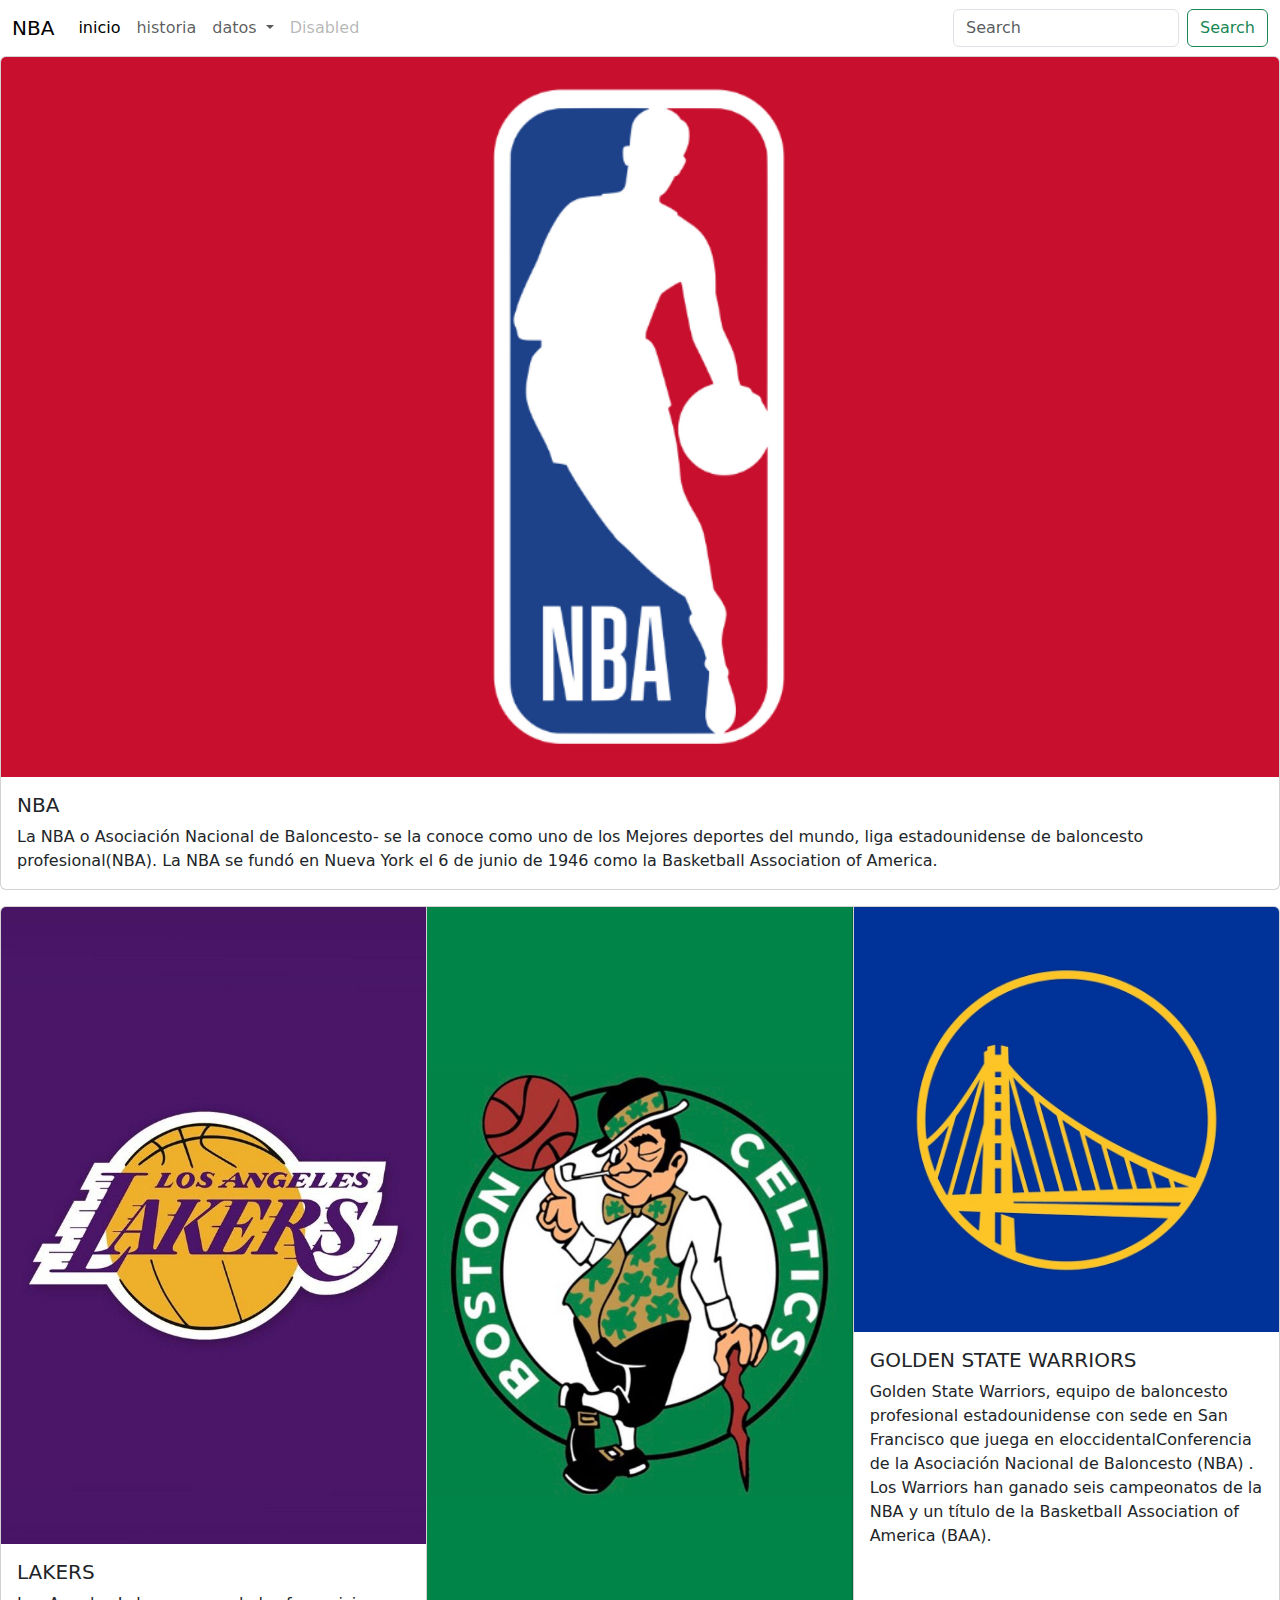
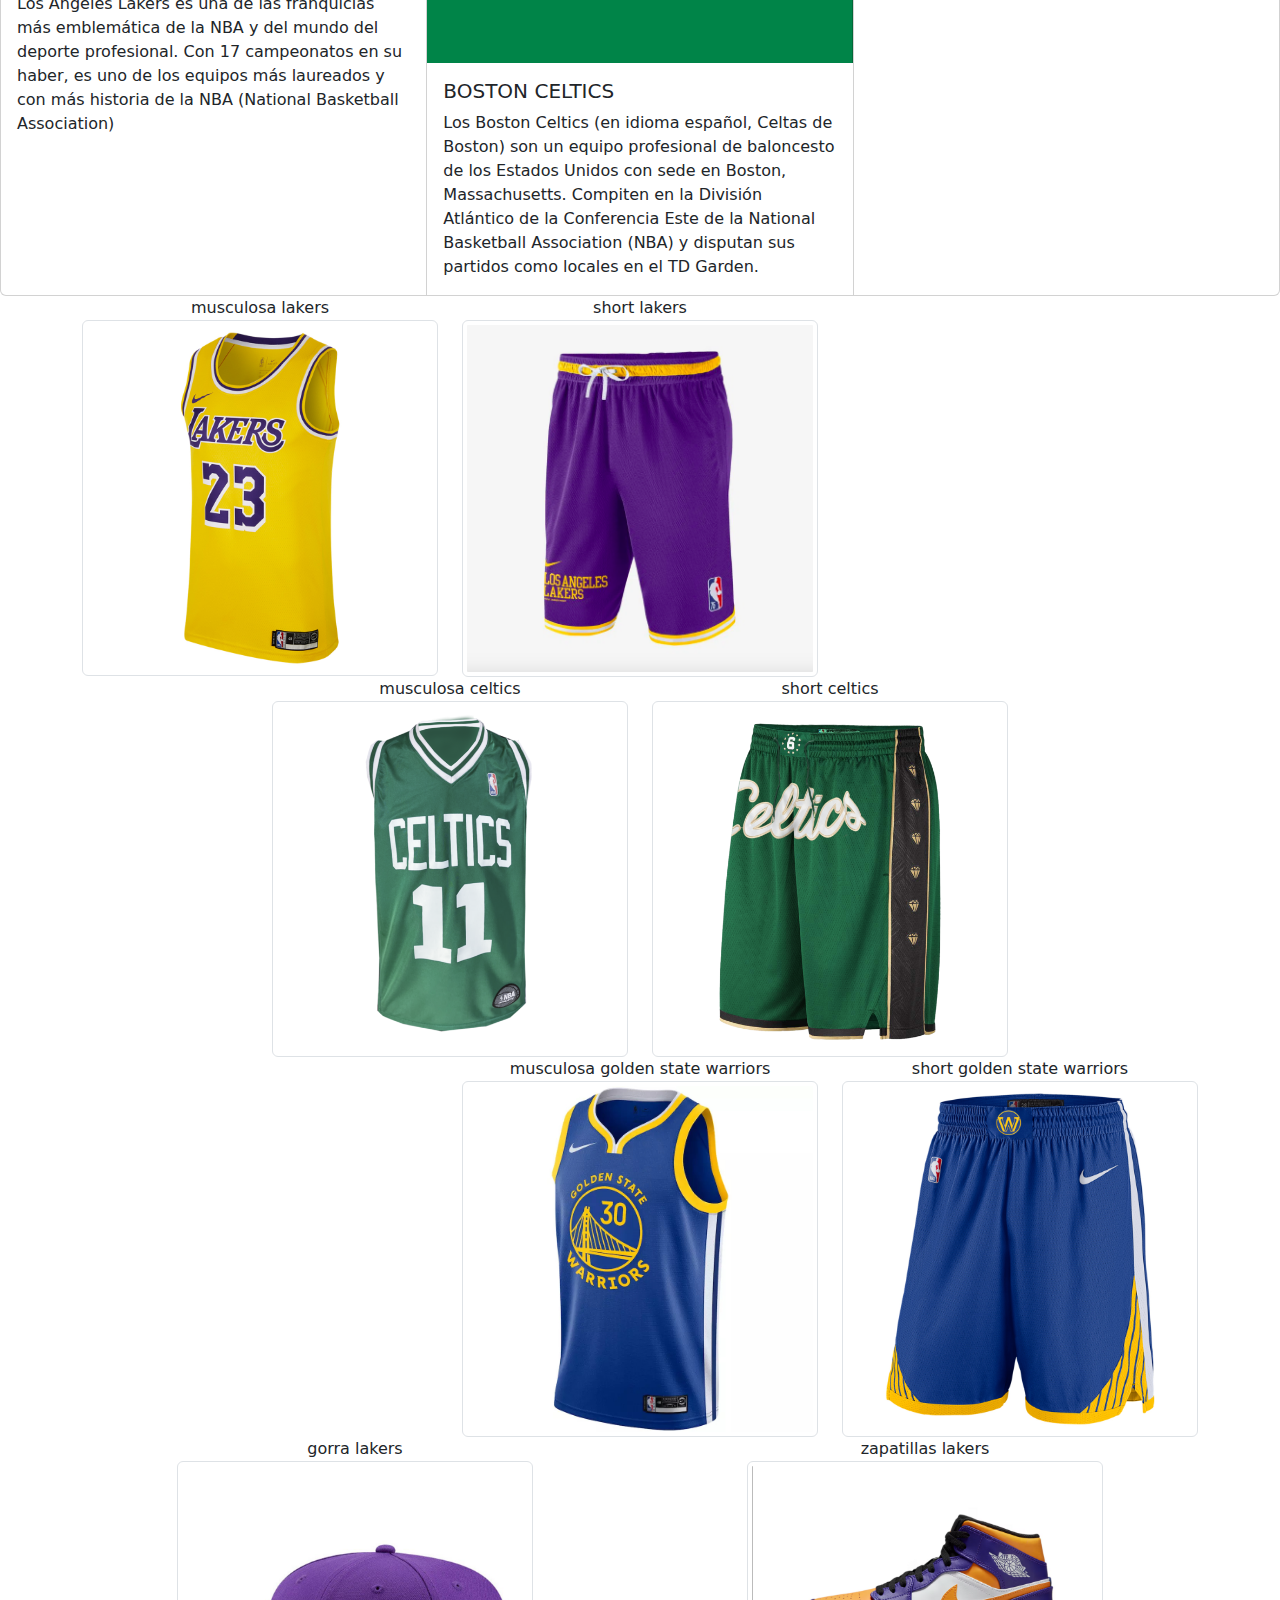
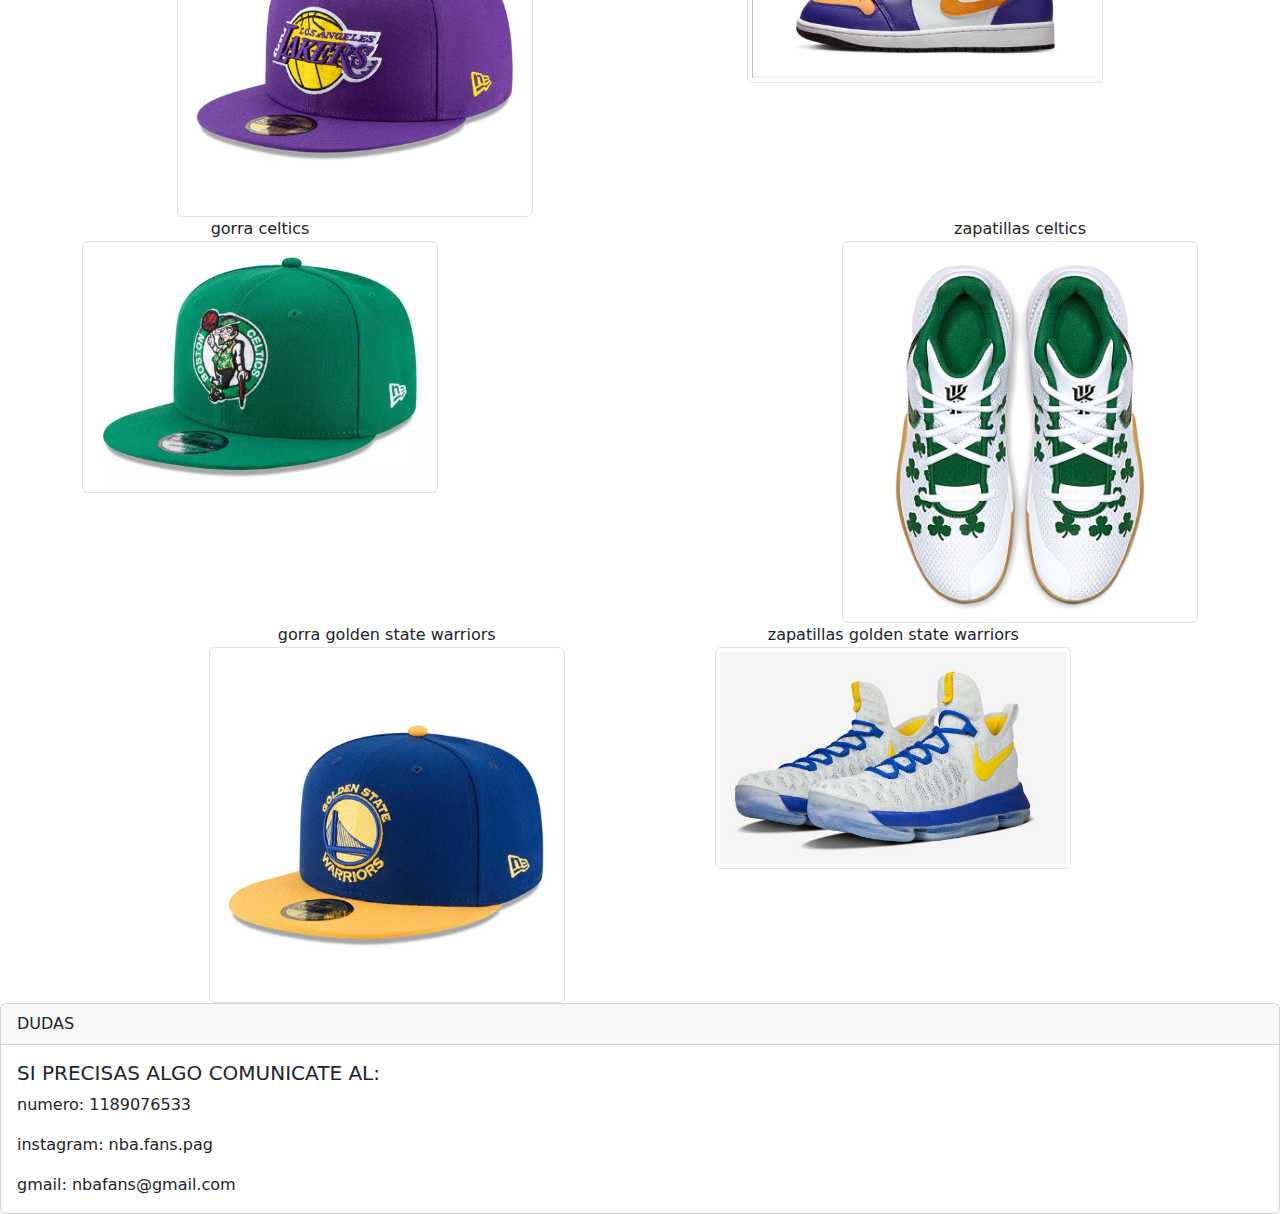
<file: index.html>
<!DOCTYPE html>
<html lang="en">
<head>
    <meta charset="UTF-8">
    <meta name="viewport" content="width=device-width, initial-scale=1.0">
    <title>clase8</title>
    <link href="https://cdn.jsdelivr.net/npm/bootstrap@5.3.3/dist/css/bootstrap.min.css" rel="stylesheet" integrity="sha384-QWTKZyjpPEjISv5WaRU9OFeRpok6YctnYmDr5pNlyT2bRjXh0JMhjY6hW+ALEwIH" crossorigin="anonymous">
</head>
<body>
    <header>
        <nav class="navbar navbar-expand-lg ">
            <div class="container-fluid">
             <div class="titulo"></div>
              <a class="navbar-brand" href="#">NBA</a>
              <button class="navbar-toggler" type="button" data-bs-toggle="collapse" data-bs-target="#navbarSupportedContent" aria-controls="navbarSupportedContent" aria-expanded="false" aria-label="Toggle navigation">
                <span class="navbar-toggler-icon"></span>
              </button>
              <div class="collapse navbar-collapse" id="navbarSupportedContent">
                <ul class="navbar-nav me-auto mb-2 mb-lg-0">
                  <li class="nav-item">
                    <a class="nav-link active" aria-current="page" href="#">inicio</a>
                  </li>
                  <li class="nav-item">
                    <a class="nav-link" href="./paginas/leyendas.html">historia</a>
                  </li>
                  <li class="nav-item dropdown">
                    <a class="nav-link dropdown-toggle" href="#" role="button" data-bs-toggle="dropdown" aria-expanded="false">
                      datos
                    </a>
                    <ul class="dropdown-menu">
                      <li><a class="dropdown-item" href="./paginas/estadio.html">estadio</a></li>
                      <li><a class="dropdown-item" href="./paginas/idolos.html">idolos</a></li>
                      <li><hr class="dropdown-divider"></li>
                      <li><a class="dropdown-item" href="./paginas/titulos.html">titulos</a></li>
                    </ul>
                  </li>
                  <li class="nav-item">
                    <a class="nav-link disabled" aria-disabled="true">Disabled</a>
                  </li>
                </ul>
                <form class="d-flex" role="search">
                  <input class="form-control me-2" type="search" placeholder="Search" aria-label="Search">
                  <button class="btn btn-outline-success" type="submit">Search</button>
                </form>
              </div>
            </div>
          </nav>


          <div class="card mb-3">
            <img src="./CSS/IMG/CPAhzgowLi2NtrP9HfVy9Y-1200-80.png" class="card-img-top" alt="...">
            <div class="card-body">
              <h5 class="card-title">NBA</h5>
              <p class="card-text">La NBA o Asociación Nacional de Baloncesto- se la conoce como uno de los Mejores deportes del mundo, liga estadounidense de baloncesto profesional(NBA). La NBA se fundó en Nueva York el 6 de junio de 1946 como la Basketball Association of America.</p>
            </div>    
    </header>
    
  <script src="https://cdn.jsdelivr.net/npm/bootstrap@5.3.3/dist/js/bootstrap.bundle.min.js" integrity="sha384-YvpcrYf0tY3lHB60NNkmXc5s9fDVZLESaAA55NDzOxhy9GkcIdslK1eN7N6jIeHz" crossorigin="anonymous"></script>

  <main>
    <section>
      <div class="card-group">
        <div class="card">
          <img src="./CSS/IMG/2bd8ed99696e48feee2ac8692f321c34.jpg" class="card-img-top" alt="...">
          <div class="card-body">
            <h5 class="card-title">LAKERS</h5>
            <p class="card-text">Los Angeles Lakers es una de las franquicias más emblemática de la NBA y del mundo del deporte profesional. Con 17 campeonatos en su haber, es uno de los equipos más laureados y con más historia de la NBA (National Basketball Association)</p>
          </div>
        </div>
        <div class="card">
          <img src="./CSS/IMG/23c7982b7145a6e65f677f7bb9e21121.jpg" class="card-img-top" alt="...">
          <div class="card-body">
            <h5 class="card-title">BOSTON CELTICS</h5>
            <p class="card-text">Los Boston Celtics (en idioma español, Celtas de Boston) son un equipo profesional de baloncesto de los Estados Unidos con sede en Boston, Massachusetts. Compiten en la División Atlántico de la Conferencia Este de la National Basketball Association (NBA) y disputan sus partidos como locales en el TD Garden.</p>
          </div>
        </div>
        <div class="card">
          <img src="./CSS/IMG/channels4_profile.jpg" class="card-img-top" alt="...">
          <div class="card-body">
            <h5 class="card-title">GOLDEN STATE WARRIORS</h5>
            <p class="card-text">Golden State Warriors, equipo de baloncesto profesional estadounidense con sede en San Francisco que juega en eloccidentalConferencia de la Asociación Nacional de Baloncesto (NBA) . Los Warriors han ganado seis campeonatos de la NBA y un título de la Basketball Association of America (BAA).</p>
          </div>
        </div>
      </div>
    </section>
    <SECTION>
      <div class="container text-center">
        <div class="row justify-content-start">
          <div class="col-4">
            musculosa lakers
            <img src="./CSS/IMG/NI_AA7099-741-1.jpg" class="img-thumbnail" alt="...">
          </div>
          <div class="col-4">
            short lakers
            <img src="./CSS/IMG/captura-de-pantalla-2022-09-19-a-las-10-07-321-424663dd6134e2e8a316635934677596-1024-1024.png" class="img-thumbnail" alt="...">
          </div>
        </div>
        <div class="row justify-content-center">
          <div class="col-4">
            musculosa celtics
            <img src="./CSS/IMG/img-20220908-wa00391-9cdea90ad4f040dc7616631939810352-640-0.png" class="img-thumbnail" alt="...">
          </div>
          <div class="col-4">
            short celtics
            <img src="./CSS/IMG/sin-titulo-31-1d5e7cd0ead61bed6916901611345736-640-0.png" class="img-thumbnail" alt="...">
          </div>
        </div>
        <div class="row justify-content-end">
          <div class="col-4">
            musculosa golden state warriors
            <img src="./CSS/IMG/thumb41-7377c22bc4713e674e16051325956453-1024-1024.jpg" class="img-thumbnail" alt="...">
          </div>
          <div class="col-4">
            short golden state warriors
            <img src="./CSS/IMG/NI_AV4972-495-1.jpg" class="img-thumbnail" alt="...">
          </div>
        </div>
        <div class="row justify-content-around">
          <div class="col-4">
            gorra lakers
            <img src="./CSS/IMG/gorra-new-era-los-angeles-lakers-59fifty-otc-w3t000116-1.jpg" class="img-thumbnail" alt="...">
          </div>
          <div class="col-4">
            zapatillas lakers
            <img src="./CSS/IMG/captura-de-pantalla-2023-07-27-1650041-3fa90f3dc6d195da8f16904874626286-1024-1024.png" class="img-thumbnail" alt="...">
          </div>
        </div>
        <div class="row justify-content-between">
          <div class="col-4">
            gorra celtics
            <img src="./CSS/IMG/D_NQ_NP_992001-MLA70709501968_072023-O.webp" class="img-thumbnail" alt="...">
          </div>
          <div class="col-4">
            zapatillas celtics
            <img src="./CSS/IMG/kyrie-flytrap-ii-boston-celtics-13.jpg" class="img-thumbnail" alt="...">
          </div>
        </div>
        <div class="row justify-content-evenly">
          <div class="col-4">
            gorra golden state warriors
            <img src="./CSS/IMG/70343683-gorra-new-era-golden-state-warriors-59fifty-2tone-otc.jpg" class="img-thumbnail" alt="...">
          </div>
          <div class="col-4">
            zapatillas golden state warriors
            <img src="./CSS/IMG/FA16_KD9_Warriors_4.jpg" class="img-thumbnail" alt="...">
          </div>
        </div>
      </div>
    </SECTION>
  </main>
   
  <footer>
    <div class="card">
      <div class="card-header">
        DUDAS
      </div>
      <div class="card-body">
        <h5 class="card-title">SI PRECISAS ALGO COMUNICATE AL:</h5>
        <p class="card-text">numero: 1189076533
        </p>
        <p class="card-text">instagram: nba.fans.pag
        </p>
        <p class="card-text">gmail: nbafans@gmail.com
        </p>
      </div>
    </div>
  </footer>

</body>
</html>
</file>
